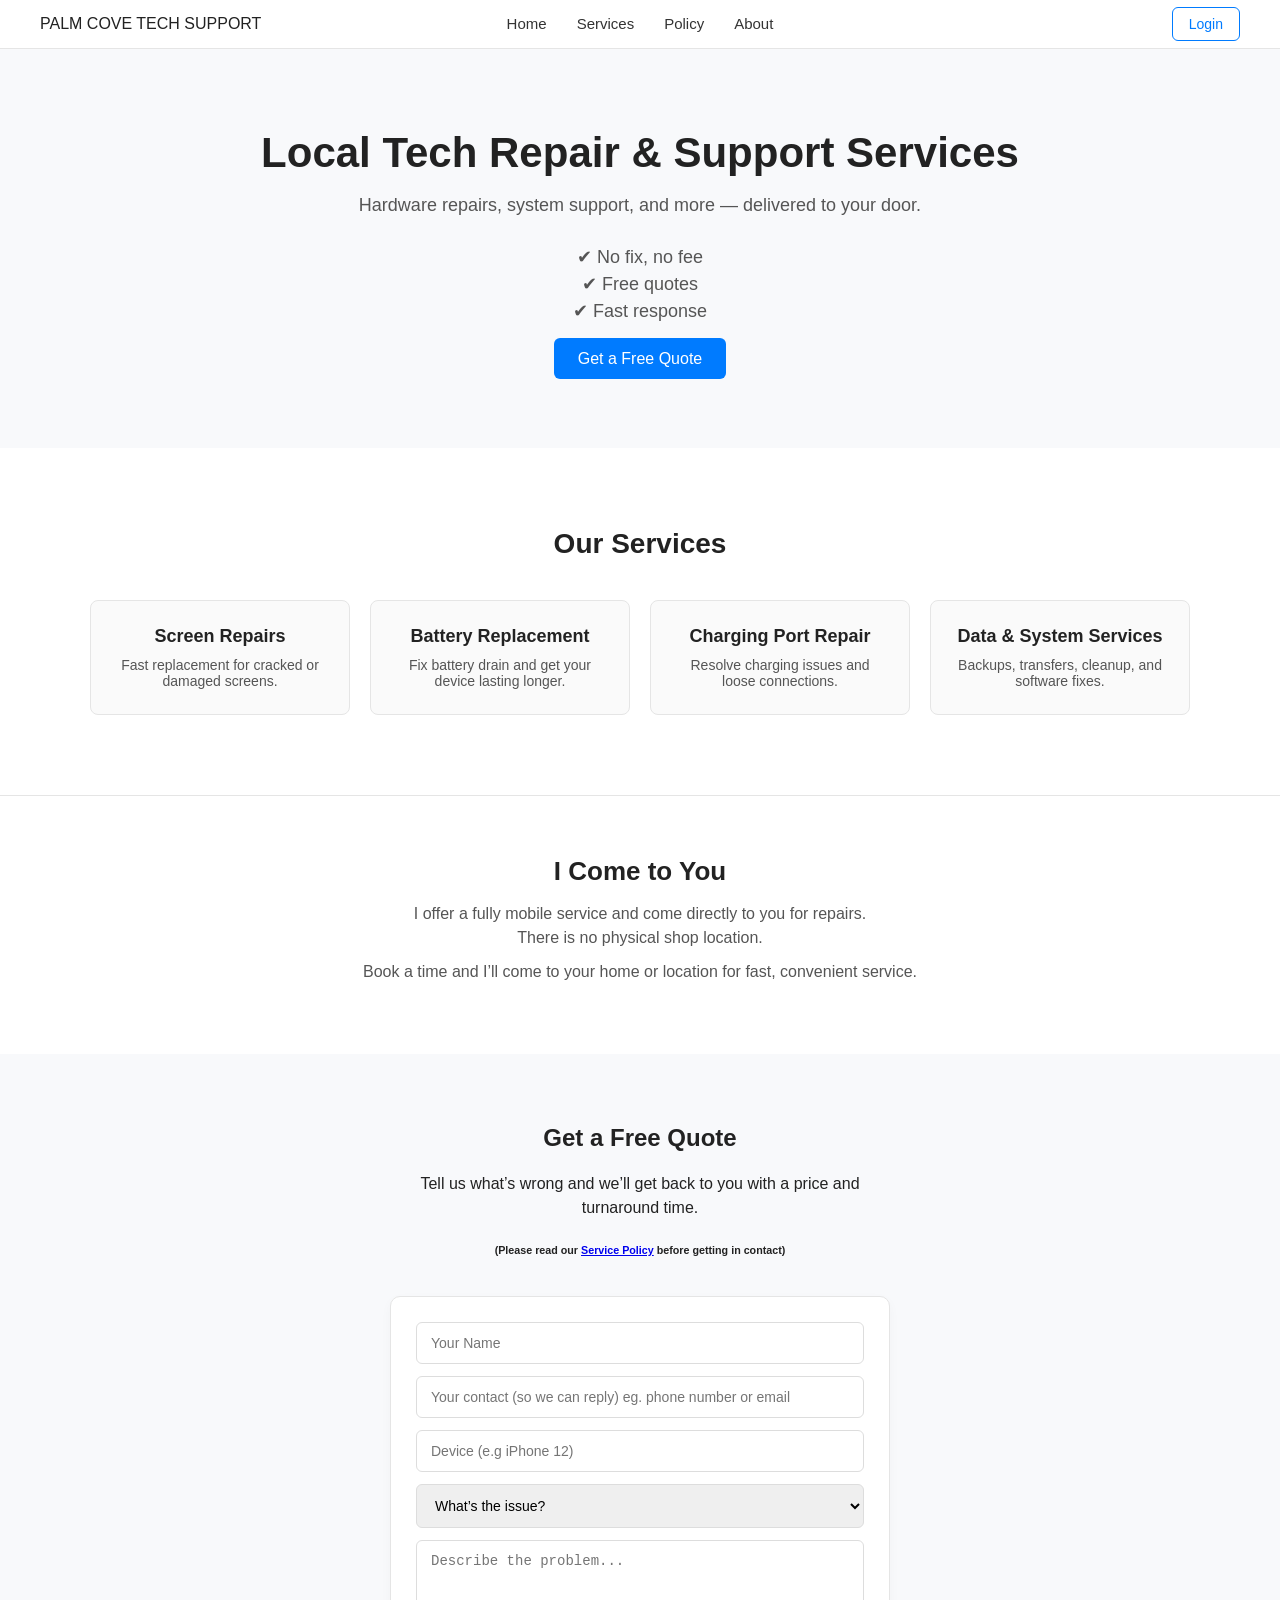
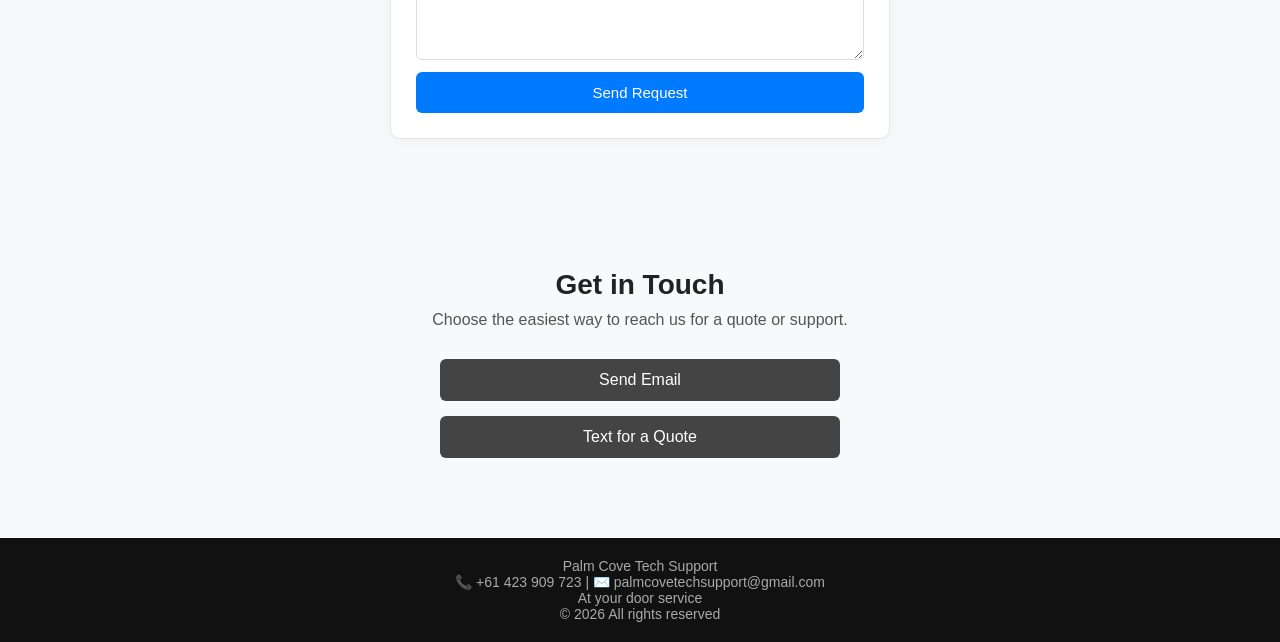
<file: index.html>
<!DOCTYPE html>
<html lang="en">
<head>
    <meta charset="UTF-8">
    <meta name="viewport" content="width=device-width, initial-scale=1.0">
    <title>Palm Cove Tech Support</title>
    <link rel="stylesheet" href="index.css">
    <link rel="icon" type="image/png" href="assets/palmtrees.png">
     
</head>

<script>
document.addEventListener("DOMContentLoaded", () => {
    const hamburger = document.querySelector(".hamburger");
    const navLinks = document.querySelector(".nav-links");
    const links = document.querySelectorAll(".nav-links a");

    hamburger.addEventListener("click", () => {
        navLinks.classList.toggle("active");
    });

    links.forEach(link => {
        link.addEventListener("click", () => {
            navLinks.classList.remove("active");
        });
    });
});
</script>

<body>
    <header class="navbar">
        <!-- Logo Section -->
        <div class="logo">
            PALM COVE TECH SUPPORT
        </div>

        <!-- Navigation Links -->
        <nav>
            <ul class="nav-links">
            <li><a href="#home">Home</a></li>
            <li><a href="#services">Services</a></li>
            <li><a href="policy.html">Policy</a></li>
            <li><a href="about.html">About</a></li>
            </ul>
        </nav>

        <div class="hamburger">
            <span></span>
            <span></span>
            <span></span>
        </div>

        <!-- Login Section -->
        <div class="auth-buttons">
            <a href="login.html" class="login-btn">Login</a>
        </div>
     </header>

    <main>
      <section class="hero">
        <div class="hero-content">
            <h1>Local Tech Repair & Support Services</h1>
            <p class="hero-subtext">
                Hardware repairs, system support, and more — delivered to your door.
            </p>
            <p class="hero-subtext" id="subtext">
                ✔ No fix, no fee<br>
                ✔ Free quotes<br>
                ✔ Fast response<br>
            </p>
            <a href="#quote" class="cta-btn">Get a Free Quote</a>
        </div>
    </section> 
    
    <section class="services" id="services">
        <h2>Our Services</h2>

        <div class="services-grid">
            <div class="service-card">
                <h3>Screen Repairs</h3>
                <p>Fast replacement for cracked or damaged screens.</p>
            </div>

            <div class="service-card">
                <h3>Battery Replacement</h3>
                <p>Fix battery drain and get your device lasting longer.</p>
            </div>

            <div class="service-card">
                <h3>Charging Port Repair</h3>
                <p>Resolve charging issues and loose connections.</p>
            </div>

            <div class="service-card">
                <h3>Data & System Services</h3>
                <p>Backups, transfers, cleanup, and software fixes.</p>
            </div>
        </div>
    </section>

    <section class="door-service">
        <h2>I Come to You</h2>
        <p>
            I offer a fully mobile service and come directly to you for repairs. <br>
            There is no physical shop location.
        </p>
        <p>
            Book a time and I’ll come to your home or location for fast, convenient service.
        </p>
    </section>

    <section class="quote" id="quote">

        <div class="quote-container">

            <h2>Get a Free Quote</h2>
            <p>Tell us what’s wrong and we’ll get back to you with a price and turnaround time.
                <br><br>
            </p>
            <h6>
                (Please read our 
                <a href="policy.html">Service Policy</a>
                before getting in contact)
            </h6>


            <form action="https://api.web3forms.com/submit" method="POST">

                <input type="hidden" name="access_key" value="c7519403-a223-46b6-b80e-9b8400c28f26">

                <input type="text" name="name" placeholder="Your Name" required>

                <input type="text" name="contact" placeholder="Your contact (so we can reply) eg. phone number or email" required>

                <input type="text" name="device" placeholder="Device (e.g iPhone 12)" required>

                <select name="issue" required>
                    <option value="">What’s the issue?</option>
                    <option value="Screen Damage">Screen Damage</option>
                    <option value="Battery Issue">Battery Issue</option>
                    <option value="Charging Problem">Charging Problem</option>
                    <option value="Software Issue">Software Issue</option>
                    <option value="Other">Other</option>
                </select>

                <textarea name="message" placeholder="Describe the problem..." required></textarea>

                <button type="submit">Send Request</button>

            </form>
        </div>
    </section>

    <section class="contact" id="contact">
    <h2>Get in Touch</h2>
    <p>Choose the easiest way to reach us for a quote or support.</p>

    <div class="contact-buttons">

        <!-- Email -->
        <a href="mailto:palmcovetechsupport@gmail.com" class="contact-btn email">
        Send Email
        </a>

       <!-- SMS -->
        <a href="sms:+61423909723" class="contact-btn sms">
            Text for a Quote
        </a>

        </div>
    </section>
    </main>

    <footer class="footer">
        <p>Palm Cove Tech Support</p>
        <p>📞 +61 423 909 723 | ✉️ palmcovetechsupport@gmail.com</p>
        <p>At your door service</p>
        <p>© 2026 All rights reserved</p>
    </footer>
</body>
</html>
</file>
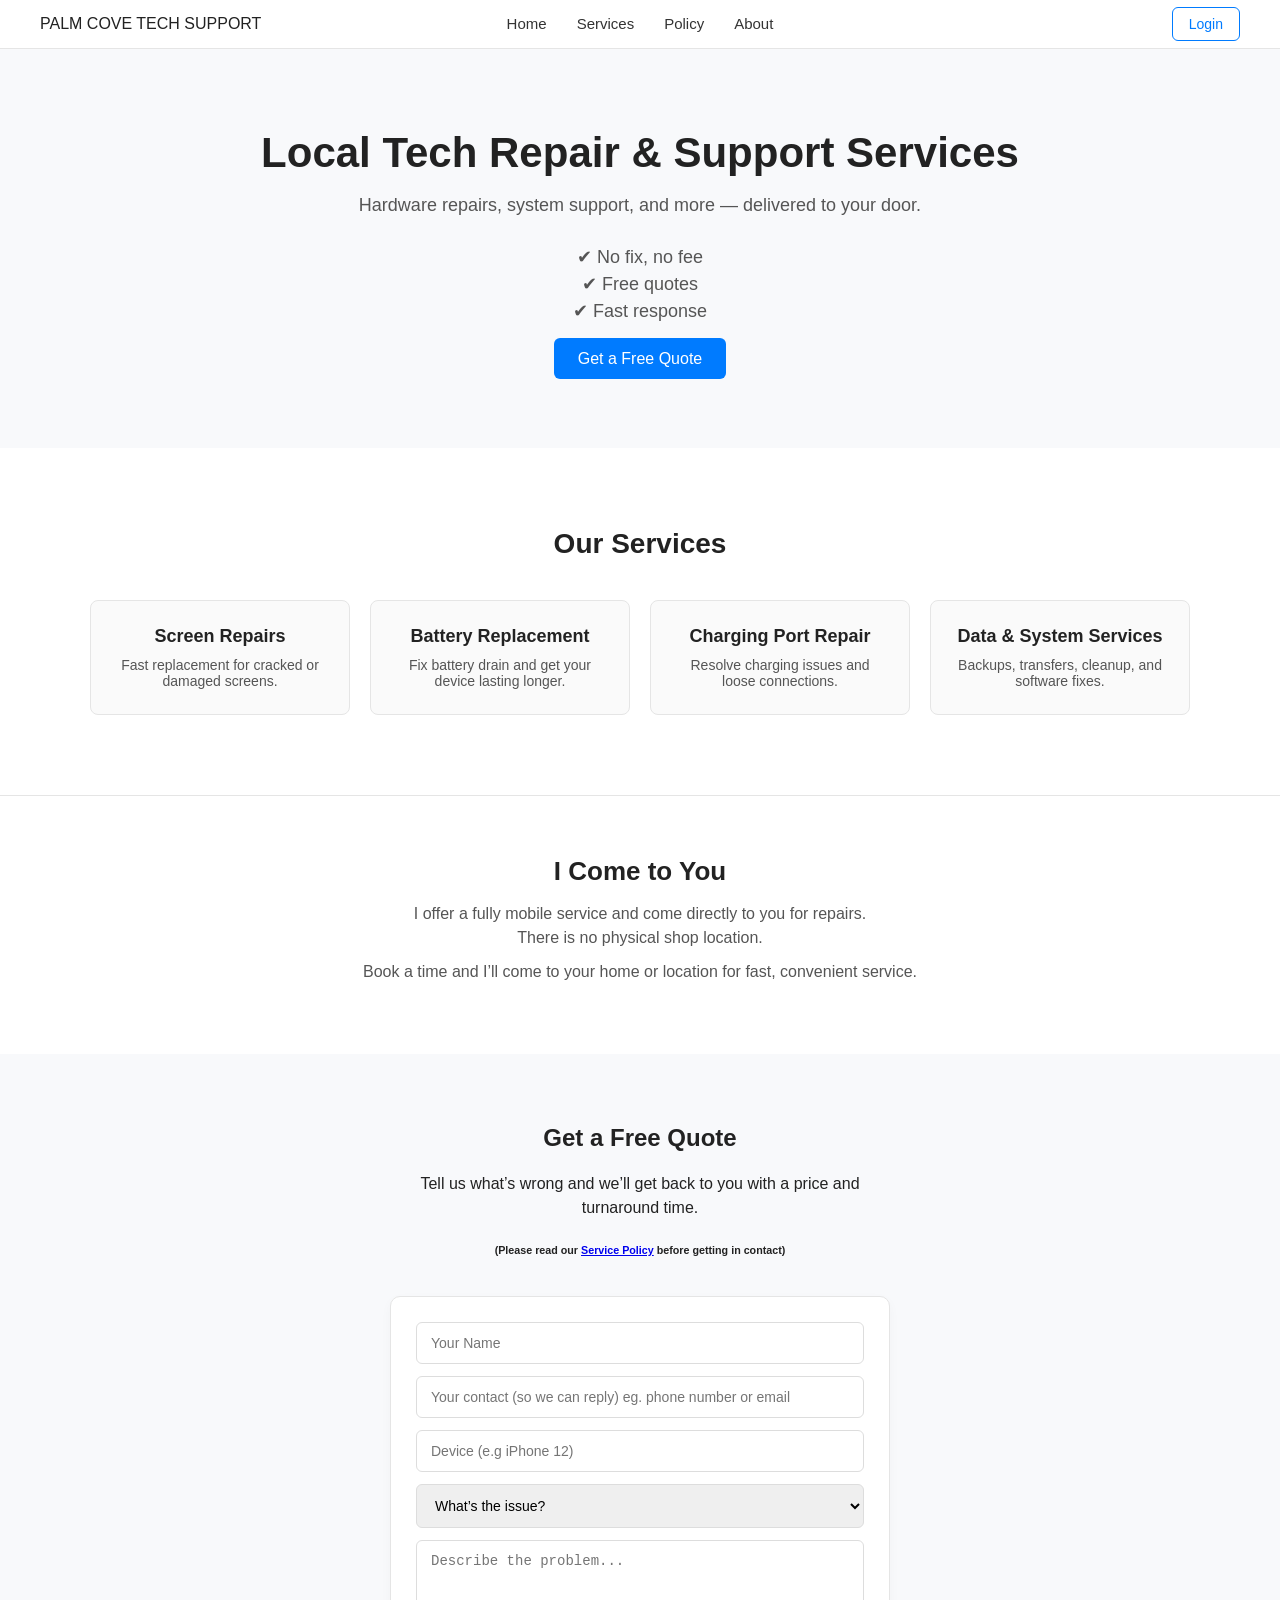
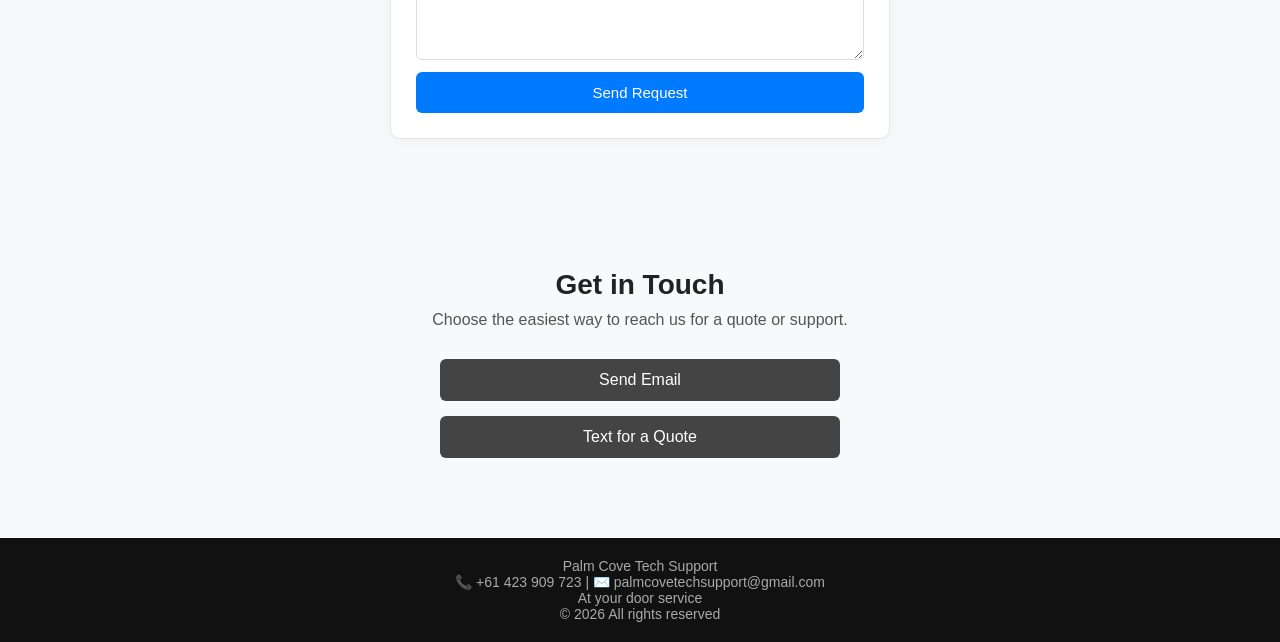
<file: repairshopsite/index.html>
<!DOCTYPE html>
<html lang="en">
<head>
    <meta charset="UTF-8">
    <meta name="viewport" content="width=device-width, initial-scale=1.0">
    <title>Palm Cove Tech Support</title>
     <link rel="stylesheet" href="index.css">
     
</head>

<script>
document.addEventListener("DOMContentLoaded", () => {
    const hamburger = document.querySelector(".hamburger");
    const navLinks = document.querySelector(".nav-links");
    const links = document.querySelectorAll(".nav-links a");

    hamburger.addEventListener("click", () => {
        navLinks.classList.toggle("active");
    });

    links.forEach(link => {
        link.addEventListener("click", () => {
            navLinks.classList.remove("active");
        });
    });
});
</script>

<body>
    <header class="navbar">
        <!-- Logo Section -->
        <div class="logo">
            PALM COVE TECH SUPPORT
        </div>

        <!-- Navigation Links -->
        <nav>
            <ul class="nav-links">
            <li><a href="#home">Home</a></li>
            <li><a href="#services">Services</a></li>
            <li><a href="policy.html">Policy</a></li>
            <li><a href="about.html">About</a></li>
            </ul>
        </nav>

        <div class="hamburger">
            <span></span>
            <span></span>
            <span></span>
        </div>

        <!-- Login Section -->
        <div class="auth-buttons">
            <a href="login.html" class="login-btn">Login</a>
        </div>
     </header>

    <main>
      <section class="hero">
        <div class="hero-content">
            <h1>Local Tech Repair & Support Services</h1>
            <p class="hero-subtext">
                Hardware repairs, system support, and more — delivered to your door.
            </p>
            <p class="hero-subtext" id="subtext">
                ✔ No fix, no fee<br>
                ✔ Free quotes<br>
                ✔ Fast response<br>
            </p>
            <a href="#quote" class="cta-btn">Get a Free Quote</a>
        </div>
    </section> 
    
    <section class="services" id="services">
        <h2>Our Services</h2>

        <div class="services-grid">
            <div class="service-card">
                <h3>Screen Repairs</h3>
                <p>Fast replacement for cracked or damaged screens.</p>
            </div>

            <div class="service-card">
                <h3>Battery Replacement</h3>
                <p>Fix battery drain and get your device lasting longer.</p>
            </div>

            <div class="service-card">
                <h3>Charging Port Repair</h3>
                <p>Resolve charging issues and loose connections.</p>
            </div>

            <div class="service-card">
                <h3>Data & System Services</h3>
                <p>Backups, transfers, cleanup, and software fixes.</p>
            </div>
        </div>
    </section>

    <section class="door-service">
        <h2>I Come to You</h2>
        <p>
            I offer a fully mobile service and come directly to you for repairs. <br>
            There is no physical shop location.
        </p>
        <p>
            Book a time and I’ll come to your home or location for fast, convenient service.
        </p>
    </section>

    <section class="quote" id="quote">

        <div class="quote-container">

            <h2>Get a Free Quote</h2>
            <p>Tell us what’s wrong and we’ll get back to you with a price and turnaround time.
                <br><br>
            </p>
            <h6>
                (Please read our 
                <a href="policy.html">Service Policy</a>
                before getting in contact)
            </h6>


            <form action="https://api.web3forms.com/submit" method="POST">

                <input type="hidden" name="access_key" value="c7519403-a223-46b6-b80e-9b8400c28f26">

                <input type="text" name="name" placeholder="Your Name" required>

                <input type="text" name="email" placeholder="Your contact (so we can reply) eg. phone number or email" required>

                <input type="text" name="device" placeholder="Device (e.g iPhone 12)" required>

                <select name="issue" required>
                    <option value="">What’s the issue?</option>
                    <option value="Screen Damage">Screen Damage</option>
                    <option value="Battery Issue">Battery Issue</option>
                    <option value="Charging Problem">Charging Problem</option>
                    <option value="Software Issue">Software Issue</option>
                    <option value="Other">Other</option>
                </select>

                <textarea name="message" placeholder="Describe the problem..." required></textarea>

                <button type="submit">Send Request</button>

            </form>
        </div>
    </section>

    <section class="contact" id="contact">
    <h2>Get in Touch</h2>
    <p>Choose the easiest way to reach us for a quote or support.</p>

    <div class="contact-buttons">

        <!-- Email -->
        <a href="mailto:palmcovetechsupport@gmail.com" class="contact-btn email">
        Send Email
        </a>

       <!-- SMS -->
        <a href="sms:+61423909723" class="contact-btn sms">
            Text for a Quote
        </a>

        </div>
    </section>
    </main>

    <footer class="footer">
        <p>Palm Cove Tech Support</p>
        <p>📞 +61 423 909 723 | ✉️ palmcovetechsupport@gmail.com</p>
        <p>At your door service</p>
        <p>© 2026 All rights reserved</p>
    </footer>
</body>
</html>
</file>
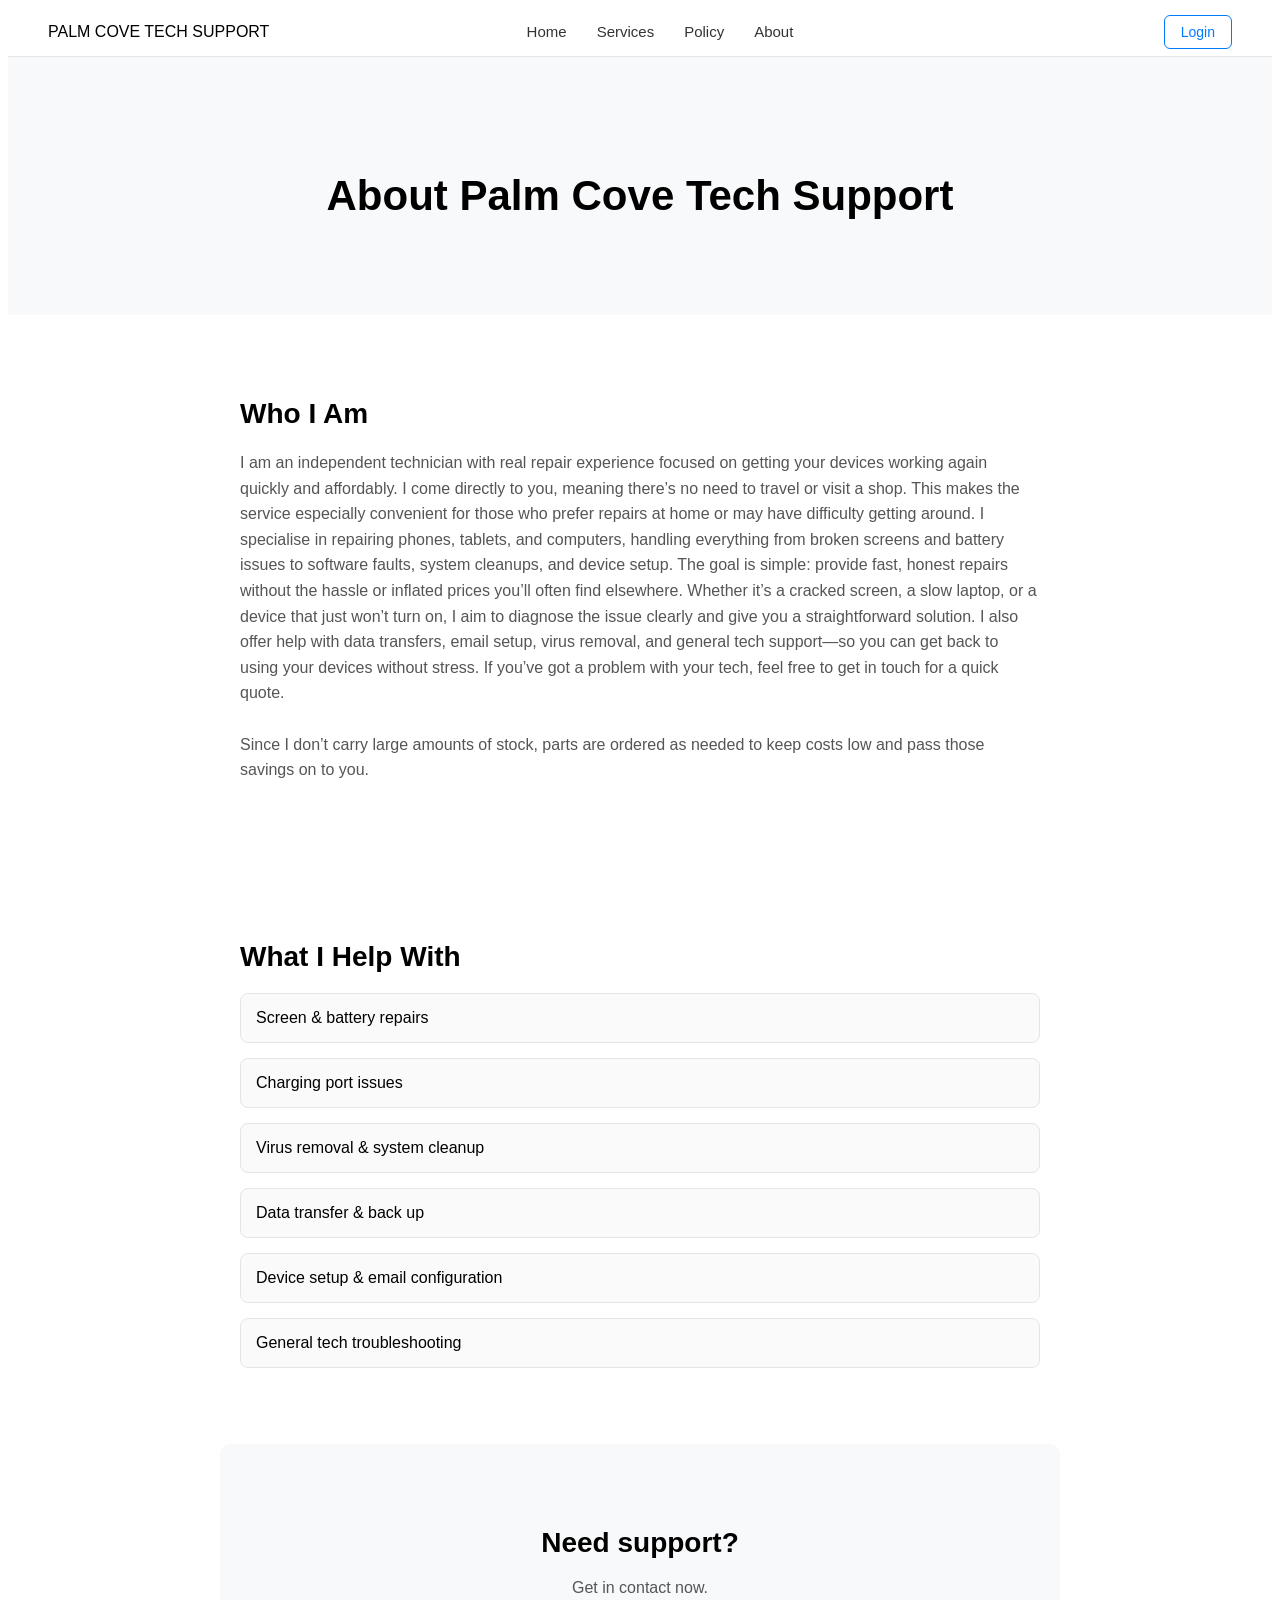
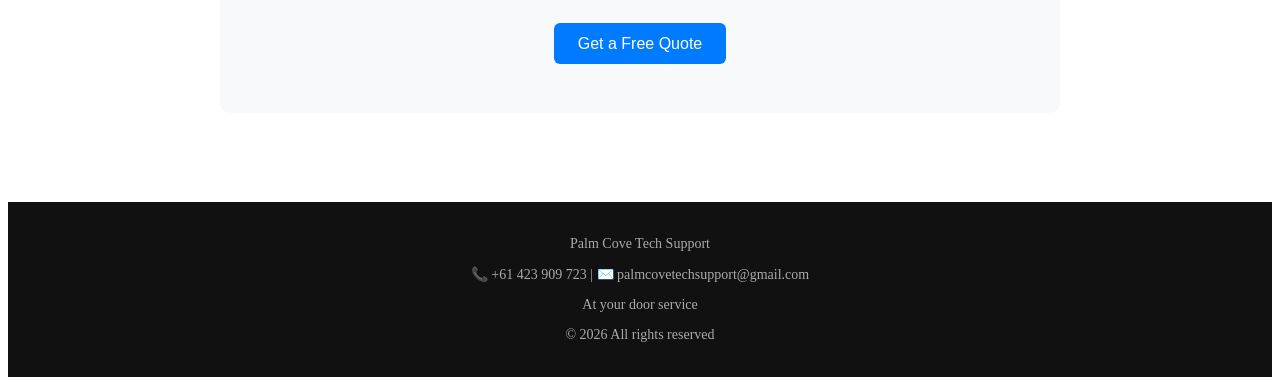
<file: about.html>
<!DOCTYPE html>
<html lang="en">
<head>
    <meta charset="UTF-8">
    <meta name="viewport" content="width=device-width, initial-scale=1.0">
    <title>About</title>
    <link rel="stylesheet" href="about.css">
</head>

<script>
document.addEventListener("DOMContentLoaded", () => {
    const hamburger = document.querySelector(".hamburger");
    const nav = document.querySelector("nav");

    hamburger.addEventListener("click", () => {
        nav.classList.toggle("active");
    });

    // optional: close menu when clicking a link
    document.querySelectorAll(".nav-links a").forEach(link => {
        link.addEventListener("click", () => {
            nav.classList.remove("active");
        });
    });
});
</script>


<body>
     <header class="navbar">
        <!-- Logo Section -->
        <div class="logo">
            PALM COVE TECH SUPPORT
        </div>

        <!-- Navigation Links -->
        <nav>
            <ul class="nav-links">
            <li><a href="index.html">Home</a></li>
            <li><a href="#services">Services</a></li>
            <li><a href="policy.html">Policy</a></li>
            <li><a href="about.html">About</a></li>
            </ul>
        </nav>

        <!-- Login Section -->
        <div class="auth-buttons">
            <a href="login.html" class="login-btn">Login</a>
        </div>

        <div class="hamburger" id="hamburger">
            <span></span>
            <span></span>
            <span></span>
        </div>
     </header>

     <main>

        <section class="about-hero">
            <h1>About Palm Cove Tech Support</h1>
        </section>

        <section class="about-content">
            <h2>Who I Am</h2>
            <p>
               I am an independent technician with real repair experience focused on getting your devices working again quickly and affordably.

I come directly to you, meaning there’s no need to travel or visit a shop. This makes the service especially convenient for those who prefer repairs at home or may have difficulty getting around.

I specialise in repairing phones, tablets, and computers, handling everything from broken screens and battery issues to software faults, system cleanups, and device setup.

The goal is simple: provide fast, honest repairs without the hassle or inflated prices you’ll often find elsewhere.

Whether it’s a cracked screen, a slow laptop, or a device that just won’t turn on, I aim to diagnose the issue clearly and give you a straightforward solution.

I also offer help with data transfers, email setup, virus removal, and general tech support—so you can get back to using your devices without stress.

If you’ve got a problem with your tech, feel free to get in touch for a quick quote.

                <br><br>

                Since I don’t carry large amounts of stock, parts are ordered as needed to keep costs low and pass those savings on to you.
            </p>
        </section>

        <section class="about-services" id="services">
            <h2>What I Help With</h2>
            <ul>
                <li>Screen & battery repairs</li>
                <li>Charging port issues</li>
                <li>Virus removal & system cleanup</li>
                <li>Data transfer & back up</li>
                <li>Device setup & email configuration</li>
                <li>General tech troubleshooting</li>
            </ul>
        </section>

        <section class="about-cta">
            <h2>Need support?</h2>
            <p>Get in contact now.</p>
            <br>

            <a href="index.html#quote" class="cta-btn">Get a Free Quote</a>
        </section>

    </main>

    <footer class="footer">
        <p>Palm Cove Tech Support</p>
        <p>📞 +61 423 909 723 | ✉️ palmcovetechsupport@gmail.com</p>
        <p>At your door service</p>
        <p>© 2026 All rights reserved</p>
    </footer>

</body>
</html>
</file>
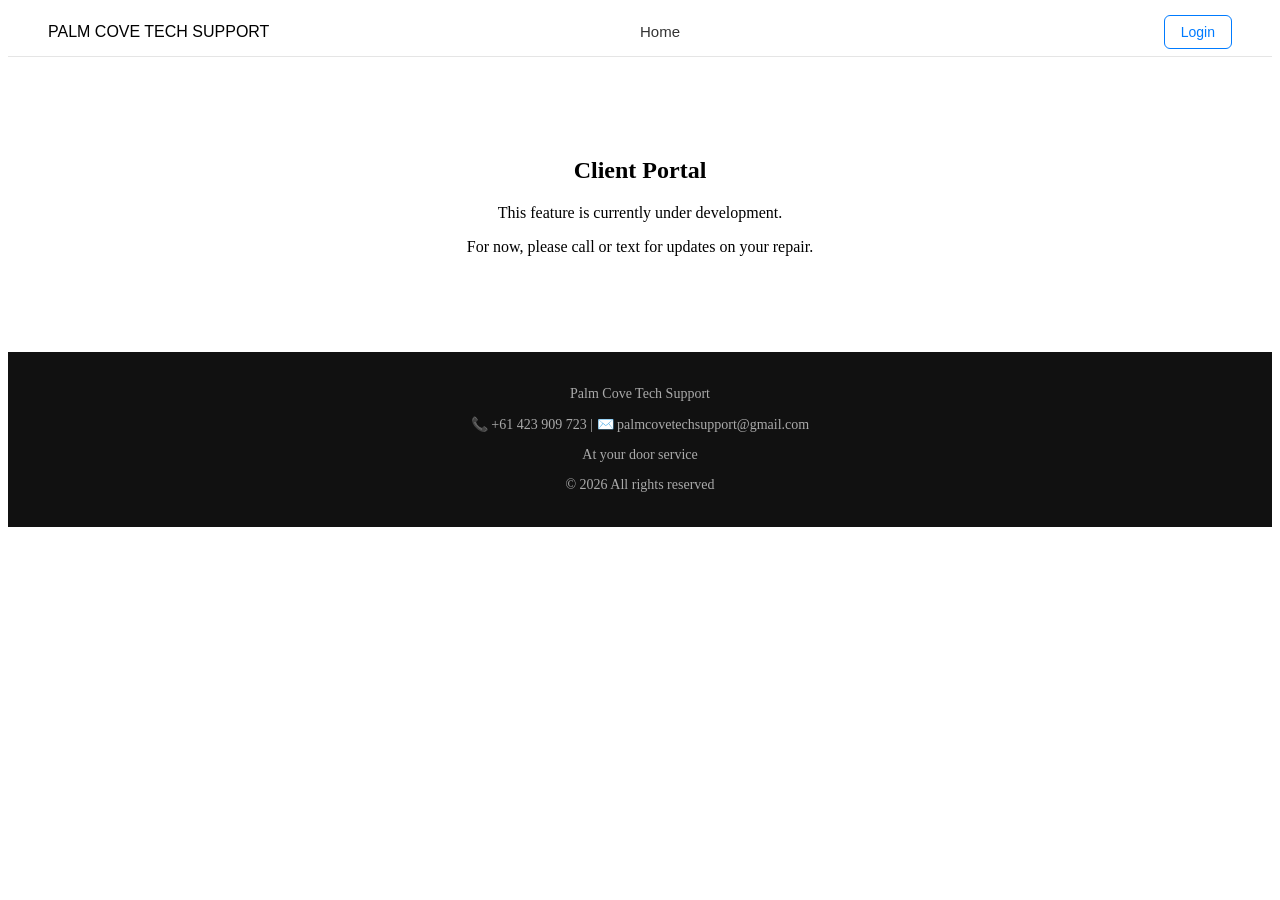
<file: login.html>
<!DOCTYPE html>
<html lang="en">
<head>
    <meta charset="UTF-8">
    <meta name="viewport" content="width=device-width, initial-scale=1.0">
    <title>Login account</title>
    <link rel="stylesheet" href="login.css">
</head>
<body>
    <header class="navbar">
        <!-- Logo Section -->
        <div class="logo">
            PALM COVE TECH SUPPORT
        </div>

        <!-- Navigation Links -->
        <nav>
            <ul class="nav-links">
            <li><a href="index.html">Home</a></li>
            </ul>
        </nav>

        <!-- Login Section -->
        <div class="auth-buttons">
            <a href="login.html" class="login-btn">Login</a>
        </div>

        <div class="hamburger" id="hamburger">
            <span></span>
            <span></span>
            <span></span>
        </div>
     </header>

    <section style="text-align:center; padding:80px 20px;">
    <h1>Client Portal</h1>
    <p>This feature is currently under development.</p>
    <p>For now, please call or text for updates on your repair.</p>
    </section>

    <footer class="footer">
        <p>Palm Cove Tech Support</p>
        <p>📞 +61 423 909 723 | ✉️ palmcovetechsupport@gmail.com</p>
        <p>At your door service</p>
        <p>© 2026 All rights reserved</p>
    </footer>
</body>
</html>
</file>
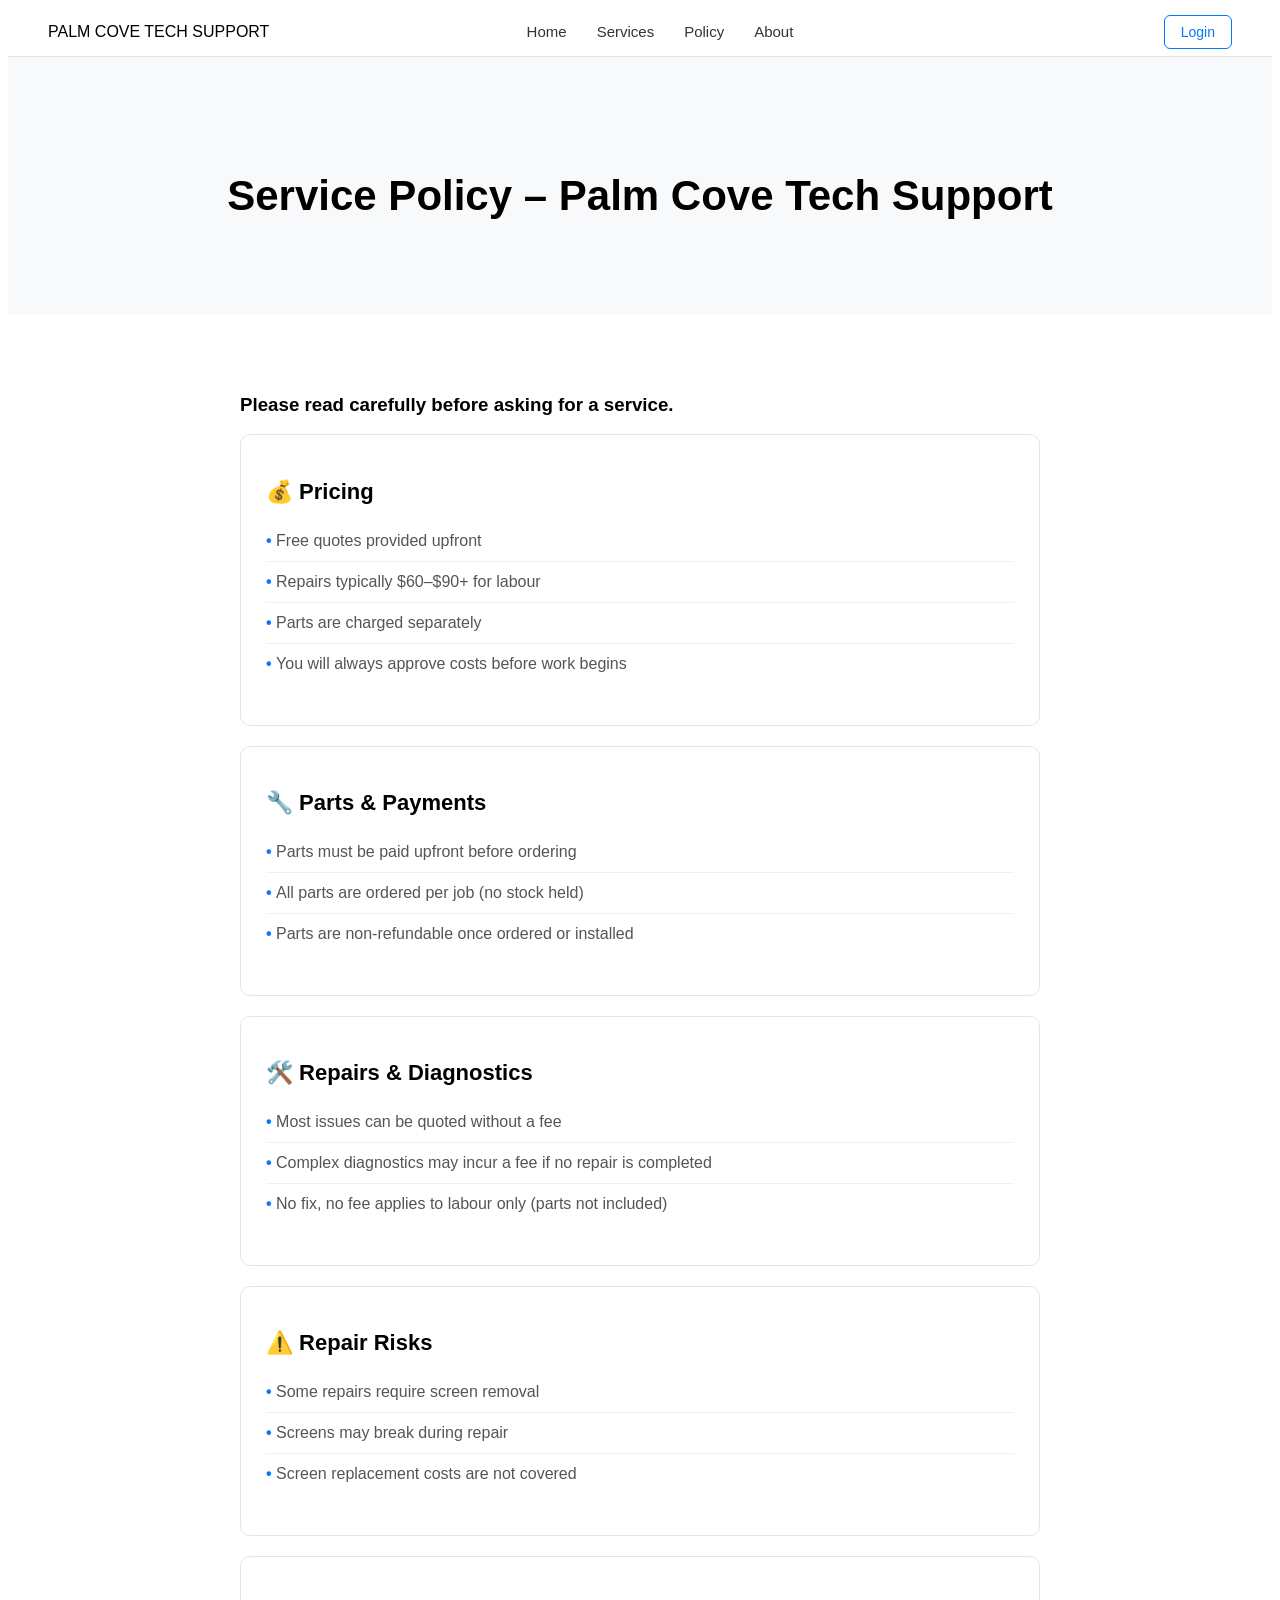
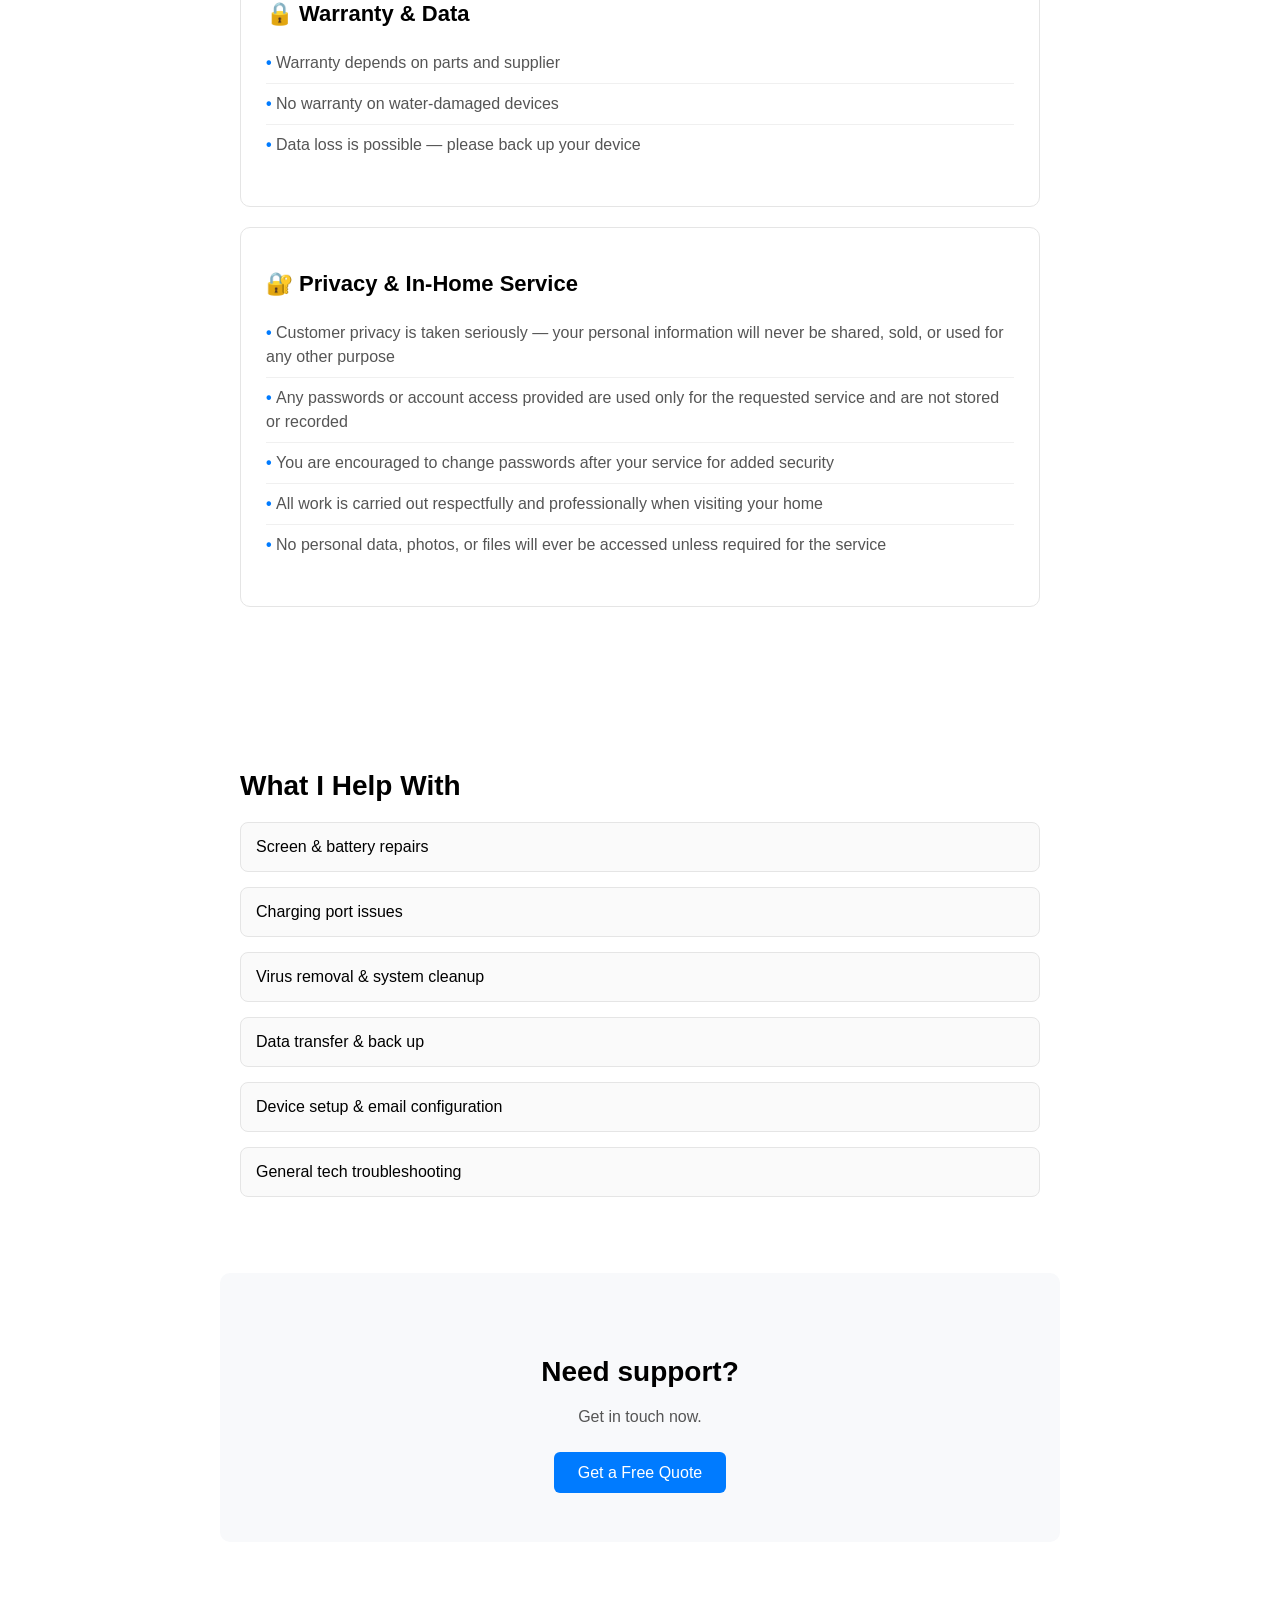
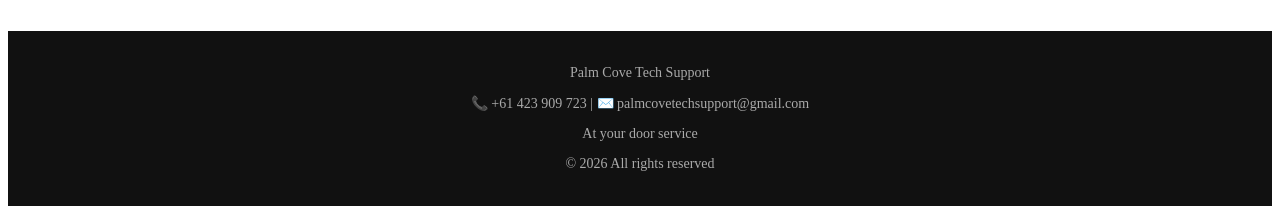
<file: policy.html>
<!DOCTYPE html>
<html lang="en">
<head>
    <meta charset="UTF-8">
    <meta name="viewport" content="width=device-width, initial-scale=1.0">
    <title>About</title>
    <link rel="stylesheet" href="about.css">
</head>

<script>
document.addEventListener("DOMContentLoaded", () => {
    const hamburger = document.querySelector(".hamburger");
    const nav = document.querySelector("nav");

    hamburger.addEventListener("click", () => {
        nav.classList.toggle("active");
    });

    // optional: close menu when clicking a link
    document.querySelectorAll(".nav-links a").forEach(link => {
        link.addEventListener("click", () => {
            nav.classList.remove("active");
        });
    });
});
</script>

<body>
     <header class="navbar">
        <!-- Logo Section -->
        <div class="logo">
            PALM COVE TECH SUPPORT
        </div>

        <!-- Navigation Links -->
        <nav>
            <ul class="nav-links">
            <li><a href="index.html">Home</a></li>
            <li><a href="#services">Services</a></li>
            <li><a href="policy.html">Policy</a></li>
            <li><a href="about.html">About</a></li>
            </ul>
        </nav>

        <!-- Login Section -->
        <div class="auth-buttons">
            <a href="login.html" class="login-btn">Login</a>
        </div>

        <div class="hamburger" id="hamburger">
            <span></span>
            <span></span>
            <span></span>
        </div>
     </header>

     <main>
        
        <section class="about-hero">
            <h1>Service Policy – Palm Cove Tech Support</h1>
        </section>


        <section class="policy-container">

             <h3>Please read carefully before asking for a service.</h3>

            <div class="policy-section">
                <h2>💰 Pricing</h2>
                <ul>
                    <li>Free quotes provided upfront</li>
                    <li>Repairs typically $60–$90+ for labour</li>
                    <li>Parts are charged separately</li>
                    <li>You will always approve costs before work begins</li>
                </ul>
            </div>

            <div class="policy-section">
                <h2>🔧 Parts & Payments</h2>
                <ul>
                    <li>Parts must be paid upfront before ordering</li>
                    <li>All parts are ordered per job (no stock held)</li>
                    <li>Parts are non-refundable once ordered or installed</li>
                </ul>
            </div>

            <div class="policy-section">
                <h2>🛠️ Repairs & Diagnostics</h2>
                <ul>
                    <li>Most issues can be quoted without a fee</li>
                    <li>Complex diagnostics may incur a fee if no repair is completed</li>
                    <li>No fix, no fee applies to labour only (parts not included)</li>
                </ul>
            </div>

            <div class="policy-section">
                <h2>⚠️ Repair Risks</h2>
                <ul>
                    <li>Some repairs require screen removal</li>
                    <li>Screens may break during repair</li>
                    <li>Screen replacement costs are not covered</li>
                </ul>
            </div>

            <div class="policy-section">
                <h2>🔒 Warranty & Data</h2>
                <ul>
                    <li>Warranty depends on parts and supplier</li>
                    <li>No warranty on water-damaged devices</li>
                    <li>Data loss is possible — please back up your device</li>
                </ul>
            </div>

            <div class="policy-section">
                <h2>🔐 Privacy & In-Home Service</h2>
                <ul>
                    <li>Customer privacy is taken seriously — your personal information will never be shared, sold, or used for any other purpose</li>
                    <li>Any passwords or account access provided are used only for the requested service and are not stored or recorded</li>
                    <li>You are encouraged to change passwords after your service for added security</li>
                    <li>All work is carried out respectfully and professionally when visiting your home</li>
                    <li>No personal data, photos, or files will ever be accessed unless required for the service</li>
                </ul>
            </div>

        </section>
        <section class="about-services" id="services">
            <h2>What I Help With</h2>
            <ul>
                <li>Screen & battery repairs</li>
                <li>Charging port issues</li>
                <li>Virus removal & system cleanup</li>
                <li>Data transfer & back up</li>
                <li>Device setup & email configuration</li>
                <li>General tech troubleshooting</li>
            </ul>
        </section>

        <section class="about-cta">
            <h2>Need support?</h2>
            
            <p>Get in touch now.</p>
            <br>

            <a href="index.html#quote" class="cta-btn">Get a Free Quote</a>

        </section>

    </main>

    <footer class="footer">
        <p>Palm Cove Tech Support</p>
        <p>📞 +61 423 909 723 | ✉️ palmcovetechsupport@gmail.com</p>
        <p>At your door service</p>
        <p>© 2026 All rights reserved</p>
    </footer>

</body>
</html>
</file>
<file: index.css>
/* Reset some default browser styles */
* {
    margin: 0;
    padding: 0;
    box-sizing: border-box;
}

/* Body styling */
body {
    font-family: Arial, Helvetica, sans-serif;
    background-color: #f8f9fb;
    color: #222;
    overflow-x: hidden;
}

/* Navbar container */
nav {
    justify-self: center;
    position: static;
    transform: none;
}

.navbar {
    display: grid;
    grid-template-columns: 1fr auto 1fr;
    align-items: center;
    padding: 15px 40px;
    background-color: #ffffff;
    border-bottom: 1px solid #e5e5e5;
}

/* Logo */
.logo {
    font-family:'Lucida Sans', 'Lucida Sans Regular', 'Lucida Grande', 'Lucida Sans Unicode', Geneva, Verdana, sans-serif;
    justify-self: start;
}

/* Navigation links */
.nav-links {
    list-style: none;
    display: flex;
    gap: 30px;
    display: flex;
}

.nav-links a {
    text-decoration: none;
    color: #333;
    font-size: 15px;
    font-weight: 500;
    transition: color 0.2s ease;
}

.nav-links a:hover {
    color: #007bff;
}

/* Login button */

.auth-buttons {
    justify-self: end;
}
.auth-buttons .login-btn {
    font-family: Arial, Helvetica, sans-serif;
    text-decoration: none;
    padding: 8px 16px;
    border: 1px solid #007bff;
    border-radius: 6px;
    color: #007bff;
    font-size: 14px;
    transition: all 0.2s ease;
}

.auth-buttons .login-btn:hover {
    background-color: #007bff;
    color: #fff;
}

.hero {
    padding: 80px 40px;
    text-align: center;
    background-color: #f8f9fb;
}

.hero-subtext {
    line-height: 1.5em;
}

.hero h1 {
    font-size: 36px;
    margin-bottom: 15px;
}

.hero p {
    font-size: 18px;
    color: #555;
    margin-bottom: 25px;
}

.cta-btn {
    text-decoration: none;
    padding: 12px 24px;
    background-color: #007bff;
    color: #fff;
    border-radius: 6px;
    font-weight: 500;
    transition: 0.2s ease;
}

.cta-btn:hover {
    background-color: #0056b3;
}
.hero h1 {
    font-size: 42px;
    font-weight: 600;
}
.services {
    padding: 80px 20px;
    text-align: center;
    background-color: #ffffff;
}

.services h2 {
    font-size: 28px;
    margin-bottom: 40px;
}

.services-grid {
    display: grid;
    grid-template-columns: repeat(auto-fit, minmax(220px, 1fr));
    gap: 20px;
    max-width: 1100px;
    margin: 0 auto;
}

.service-card {
    padding: 25px;
    border: 1px solid #e5e5e5;
    border-radius: 8px;
    background-color: #fafafa;
    transition: 0.2s ease;
}

.service-card:hover {
    transform: translateY(-5px);
    box-shadow: 0 5px 15px rgba(0,0,0,0.05);
}

.service-card h3 {
    margin-bottom: 10px;
    font-size: 18px;
}

.service-card p {
    font-size: 14px;
    color: #555;
}

.door-service {
    padding: 60px 20px;
    text-align: center;
    background-color: #ffffff;
    border-top: 1px solid #e5e5e5;
}

.door-service h2 {
    font-size: 26px;
    margin-bottom: 15px;
}

.door-service p {
    color: #555;
    font-size: 16px;
    max-width: 600px;
    margin: 0 auto 10px;
    line-height: 1.5;
}

.quote-container {
    max-width: 500px;
    margin: 50px auto;
    text-align: center;
}

.quote-container h2 {
    padding:20px;
}

.quote-container p {
    line-height: 1.5em;
}

.contact {
    padding: 80px 20px;
    text-align: center;
    background-color: #f8f9fb;
}

.contact h2 {
    font-size: 28px;
    margin-bottom: 10px;
}

.contact p {
    color: #555;
    margin-bottom: 30px;
}

.contact-buttons {
    display: flex;
    flex-direction: column;
    gap: 15px;
    max-width: 400px;
    margin: 0 auto;
}

.contact-btn {
    text-decoration: none;
    padding: 12px 18px;
    border-radius: 6px;
    font-weight: 500;
    color: #fff;
    transition: 0.2s ease;
}


/* Email */
.email {
    background-color: #444;
}

/* SMS */
.sms {
    background-color: #444;
}

.contact-btn:hover {
    opacity: 0.9;
    transform: translateY(-2px);
}
form {
    max-width: 500px;
    margin: 40px auto;
    padding: 25px;
    background-color: #ffffff;
    border: 1px solid #e5e5e5;
    border-radius: 10px;
    display: flex;
    flex-direction: column;
    gap: 12px;
}

/* Inputs, select, textarea */
form input,
form select,
form textarea {
    width: 100%;
    padding: 12px 14px;
    font-size: 14px;
    border: 1px solid #ddd;
    border-radius: 6px;
    outline: none;
    transition: border 0.2s ease, box-shadow 0.2s ease;
}

/* Focus state (important for UX) */
form input:focus,
form select:focus,
form textarea:focus {
    border-color: #007bff;
    box-shadow: 0 0 0 3px rgba(0, 123, 255, 0.1);
}

/* Textarea sizing */
form textarea {
    resize: vertical;
    min-height: 120px;
}

/* Button */
form button {
    padding: 12px;
    background-color: #007bff;
    color: #fff;
    font-size: 15px;
    font-weight: 500;
    border: none;
    border-radius: 6px;
    cursor: pointer;
    transition: 0.2s ease;
}

form button:hover {
    background-color: #0056b3;
    transform: translateY(-1px);
}

/* Optional: subtle shadow on form */
form {
    box-shadow: 0 4px 12px rgba(0, 0, 0, 0.03);
}

.hamburger {
    display: none;
    flex-direction: column;
    gap: 5px;
    cursor: pointer;
}

.hamburger span {
    width: 25px;
    height: 2px;
    background: #333;
}

@media (max-width: 768px) {



    .navbar {
        display: flex;
        justify-content: space-between;
    }

    nav {
        justify-self: auto;
    }


    .hamburger {
        display: flex;
    }

    .auth-buttons {
        display: none;
    }

    /* MOBILE MENU */
    .nav-links {
        display: none;
        position: absolute;
        top: 70px;
        left: 0;
        width: 100%;
        background: #ffffff;
        flex-direction: column;
        align-items: center;
        padding: 20px 0;
        gap: 20px;
        border-bottom: 1px solid #e5e5e5;
        z-index: 999;
    }

    .nav-links.active {
        display: flex;
    }

    .nav-links li {
        width: 100%;
        text-align: center;
    }

    .nav-links a {
        display: block;
        padding: 10px 0;
        width: 100%;
    }
}
.footer {
    text-align: center;
    padding: 20px;
    font-size: 14px;
    color: #aaa;
    background-color: #111;
}
</file>
<file: repairshopsite/index.css>
/* Reset some default browser styles */
* {
    margin: 0;
    padding: 0;
    box-sizing: border-box;
}

/* Body styling */
body {
    font-family: Arial, Helvetica, sans-serif;
    background-color: #f8f9fb;
    color: #222;
    overflow-x: hidden;
}

/* Navbar container */
nav {
    justify-self: center;
    position: static;
    transform: none;
}

.navbar {
    display: grid;
    grid-template-columns: 1fr auto 1fr;
    align-items: center;
    padding: 15px 40px;
    background-color: #ffffff;
    border-bottom: 1px solid #e5e5e5;
}

/* Logo */
.logo {
    font-family:'Lucida Sans', 'Lucida Sans Regular', 'Lucida Grande', 'Lucida Sans Unicode', Geneva, Verdana, sans-serif;
    justify-self: start;
}

/* Navigation links */
.nav-links {
    list-style: none;
    display: flex;
    gap: 30px;
    display: flex;
}

.nav-links a {
    text-decoration: none;
    color: #333;
    font-size: 15px;
    font-weight: 500;
    transition: color 0.2s ease;
}

.nav-links a:hover {
    color: #007bff;
}

/* Login button */

.auth-buttons {
    justify-self: end;
}
.auth-buttons .login-btn {
    font-family: Arial, Helvetica, sans-serif;
    text-decoration: none;
    padding: 8px 16px;
    border: 1px solid #007bff;
    border-radius: 6px;
    color: #007bff;
    font-size: 14px;
    transition: all 0.2s ease;
}

.auth-buttons .login-btn:hover {
    background-color: #007bff;
    color: #fff;
}

.hero {
    padding: 80px 40px;
    text-align: center;
    background-color: #f8f9fb;
}

.hero-subtext {
    line-height: 1.5em;
}

.hero h1 {
    font-size: 36px;
    margin-bottom: 15px;
}

.hero p {
    font-size: 18px;
    color: #555;
    margin-bottom: 25px;
}

.cta-btn {
    text-decoration: none;
    padding: 12px 24px;
    background-color: #007bff;
    color: #fff;
    border-radius: 6px;
    font-weight: 500;
    transition: 0.2s ease;
}

.cta-btn:hover {
    background-color: #0056b3;
}
.hero h1 {
    font-size: 42px;
    font-weight: 600;
}
.services {
    padding: 80px 20px;
    text-align: center;
    background-color: #ffffff;
}

.services h2 {
    font-size: 28px;
    margin-bottom: 40px;
}

.services-grid {
    display: grid;
    grid-template-columns: repeat(auto-fit, minmax(220px, 1fr));
    gap: 20px;
    max-width: 1100px;
    margin: 0 auto;
}

.service-card {
    padding: 25px;
    border: 1px solid #e5e5e5;
    border-radius: 8px;
    background-color: #fafafa;
    transition: 0.2s ease;
}

.service-card:hover {
    transform: translateY(-5px);
    box-shadow: 0 5px 15px rgba(0,0,0,0.05);
}

.service-card h3 {
    margin-bottom: 10px;
    font-size: 18px;
}

.service-card p {
    font-size: 14px;
    color: #555;
}

.door-service {
    padding: 60px 20px;
    text-align: center;
    background-color: #ffffff;
    border-top: 1px solid #e5e5e5;
}

.door-service h2 {
    font-size: 26px;
    margin-bottom: 15px;
}

.door-service p {
    color: #555;
    font-size: 16px;
    max-width: 600px;
    margin: 0 auto 10px;
    line-height: 1.5;
}

.quote-container {
    max-width: 500px;
    margin: 50px auto;
    text-align: center;
}

.quote-container h2 {
    padding:20px;
}

.quote-container p {
    line-height: 1.5em;
}

.contact {
    padding: 80px 20px;
    text-align: center;
    background-color: #f8f9fb;
}

.contact h2 {
    font-size: 28px;
    margin-bottom: 10px;
}

.contact p {
    color: #555;
    margin-bottom: 30px;
}

.contact-buttons {
    display: flex;
    flex-direction: column;
    gap: 15px;
    max-width: 400px;
    margin: 0 auto;
}

.contact-btn {
    text-decoration: none;
    padding: 12px 18px;
    border-radius: 6px;
    font-weight: 500;
    color: #fff;
    transition: 0.2s ease;
}


/* Email */
.email {
    background-color: #444;
}

/* SMS */
.sms {
    background-color: #444;
}

.contact-btn:hover {
    opacity: 0.9;
    transform: translateY(-2px);
}
form {
    max-width: 500px;
    margin: 40px auto;
    padding: 25px;
    background-color: #ffffff;
    border: 1px solid #e5e5e5;
    border-radius: 10px;
    display: flex;
    flex-direction: column;
    gap: 12px;
}

/* Inputs, select, textarea */
form input,
form select,
form textarea {
    width: 100%;
    padding: 12px 14px;
    font-size: 14px;
    border: 1px solid #ddd;
    border-radius: 6px;
    outline: none;
    transition: border 0.2s ease, box-shadow 0.2s ease;
}

/* Focus state (important for UX) */
form input:focus,
form select:focus,
form textarea:focus {
    border-color: #007bff;
    box-shadow: 0 0 0 3px rgba(0, 123, 255, 0.1);
}

/* Textarea sizing */
form textarea {
    resize: vertical;
    min-height: 120px;
}

/* Button */
form button {
    padding: 12px;
    background-color: #007bff;
    color: #fff;
    font-size: 15px;
    font-weight: 500;
    border: none;
    border-radius: 6px;
    cursor: pointer;
    transition: 0.2s ease;
}

form button:hover {
    background-color: #0056b3;
    transform: translateY(-1px);
}

/* Optional: subtle shadow on form */
form {
    box-shadow: 0 4px 12px rgba(0, 0, 0, 0.03);
}

.hamburger {
    display: none;
    flex-direction: column;
    gap: 5px;
    cursor: pointer;
}

.hamburger span {
    width: 25px;
    height: 2px;
    background: #333;
}

@media (max-width: 768px) {



    .navbar {
        display: flex;
        justify-content: space-between;
    }

    nav {
        justify-self: auto;
    }


    .hamburger {
        display: flex;
    }

    .auth-buttons {
        display: none;
    }

    /* MOBILE MENU */
    .nav-links {
        display: none;
        position: absolute;
        top: 70px;
        left: 0;
        width: 100%;
        background: #ffffff;
        flex-direction: column;
        align-items: center;
        padding: 20px 0;
        gap: 20px;
        border-bottom: 1px solid #e5e5e5;
        z-index: 999;
    }

    .nav-links.active {
        display: flex;
    }

    .nav-links li {
        width: 100%;
        text-align: center;
    }

    .nav-links a {
        display: block;
        padding: 10px 0;
        width: 100%;
    }
}
.footer {
    text-align: center;
    padding: 20px;
    font-size: 14px;
    color: #aaa;
    background-color: #111;
}
</file>
<file: about.css>
/* Navbar container */
.navbar {
    display: flex;
    position: relative;
    justify-content: space-between;
    align-items: center;
    padding: 15px 40px;
    background-color: #ffffff;
    border-bottom: 1px solid #e5e5e5;
}

nav {
    position: absolute;
    left: 50%;
    transform: translateX(-50%);
    
    font-family: Arial, Helvetica, sans-serif;
}
/* Logo */
.logo {
    font-family:'Lucida Sans', 'Lucida Sans Regular', 'Lucida Grande', 'Lucida Sans Unicode', Geneva, Verdana, sans-serif;
}

/* Navigation links */
.nav-links {
    list-style: none;
    display: flex;
    gap: 30px;
    display: flex;
}

.nav-links a {
    text-decoration: none;
    color: #333;
    font-size: 15px;
    font-weight: 500;
    transition: color 0.2s ease;
}

.nav-links a:hover {
    color: #007bff;
}

/* Login button */
.auth-buttons .login-btn {
    font-family: Arial, Helvetica, sans-serif;
    text-decoration: none;
    padding: 8px 16px;
    border: 1px solid #007bff;
    border-radius: 6px;
    color: #007bff;
    font-size: 14px;
    transition: all 0.2s ease;
}

.auth-buttons .login-btn:hover {
    background-color: #007bff;
    color: #fff;
}

/* About Hero (match .hero style) */
.about-hero {
    padding: 80px 40px;
    text-align: center;
    background-color: #f8f9fb;
}

.about-hero h1 {
    font-size: 42px;
    font-weight: 600;
    margin-bottom: 15px;
}

.about-hero p {
    font-size: 18px;
    color: #555;
}


.cta-btn {
    text-decoration: none;
    padding: 12px 24px;
    background-color: #007bff;
    color: #fff;
    border-radius: 6px;
    font-weight: 500;
    transition: 0.2s ease;
}

.cta-btn:hover {
    background-color: #0056b3;
}

/* Shared section styling (match spacing from .services / .contact) */
.about-content,
.about-services,
.about-cta {
    max-width: 800px;
    margin: 0 auto;
    padding: 60px 20px;
}


/* Headings */
.about-content h2,
.about-services h2,
.about-cta h2 {
    font-size: 28px;
    margin-bottom: 20px;
}


/* Paragraphs */
.about-content p {
    color: #555;
    line-height: 1.6;
    margin-bottom: 15px;
}


/* Services list styled like cards */
.about-services ul {
    list-style: none;
    padding: 0;
    display: grid;
    gap: 15px;
}

.about-services li {
    padding: 15px;
    border: 1px solid #e5e5e5;
    border-radius: 8px;
    background-color: #fafafa;
    transition: 0.2s ease;
}

.about-services li:hover {
    transform: translateY(-3px);
    box-shadow: 0 5px 15px rgba(0,0,0,0.05);
}


/* CTA section (match contact section vibe) */
.about-cta {
    text-align: center;
    background-color: #f8f9fb;
    border-radius: 10px;
    margin-bottom: 7%;
}

.about-cta p {
    color: #555;
    margin-bottom: 20px;
}

.hamburger {
    display: none;
    flex-direction: column;
    gap: 5px;
    cursor: pointer;
}

.hamburger span {
    width: 25px;
    height: 2px;
    background: #333;
}

main {
    
    font-family: Arial, Helvetica, sans-serif;
}

/* MOBILE */
@media (max-width: 768px) {

    /* show hamburger */
    .hamburger {
        display: flex;
    }

    /* hide login button (optional, cleaner mobile UI) */
    .auth-buttons {
        display: none;
    }

    /* hide nav by default */
   nav {
    position: absolute;
    top: 70px;
    left: 0;
    right: 0;
    transform: none; /* IMPORTANT: cancels desktop centering */
    width: 100%;
    background: white;
    border-bottom: 1px solid #e5e5e5;
    display: none;
    z-index: 999;
}

    nav.active {
        display: block;
    }

    .nav-links {
        flex-direction: column;
        align-items: center;
        padding: 20px 0;
        gap: 20px;
    }

    /* fix spacing */
    .navbar {
        padding: 15px 20px;
    }

    /* hero readability */
    .hero {
        padding: 60px 20px;
    }

    .hero h1 {
        font-size: 28px;
    }

    .hero p {
        font-size: 16px;
    }

    #subtext {
        margin: 50px;

    }

    /* services stack */
    .services-grid {
        grid-template-columns: 1fr;
    }

    /* form spacing */
    form {
        margin: 20px;
    }

    /* contact buttons spacing fix */
    .contact-buttons {
        width: 100%;
    }
}
.footer {
    text-align: center;
    padding: 20px;
    font-size: 14px;
    color: #aaa;
    background-color: #111;
}

/* Policy page container */
.policy-container {
    max-width: 800px;
    margin: 0 auto;
    padding: 60px 20px;
}

/* Each policy section becomes a card */
.policy-section {
    background-color: #ffffff;
    border: 1px solid #e5e5e5;
    border-radius: 10px;
    padding: 25px;
    margin-bottom: 20px;
    transition: 0.2s ease;
}

.policy-section:hover {
    transform: translateY(-3px);
    box-shadow: 0 5px 15px rgba(0,0,0,0.05);
}

/* Headings */
.policy-section h2 {
    font-size: 22px;
    margin-bottom: 15px;
}

/* List styling */
.policy-section ul {
    list-style: none;
    padding: 0;
}

.policy-section li {
    padding: 8px 0;
    color: #555;
    line-height: 1.5;
    border-bottom: 1px solid #f0f0f0;
}

/* Remove border from last item */
.policy-section li:last-child {
    border-bottom: none;
}

/* Optional: subtle bullet replacement */
.policy-section li::before {
    content: "• ";
    color: #007bff;
    font-weight: bold;
}

/* Mobile spacing */
@media (max-width: 768px) {
    .policy-container {
        padding: 40px 15px;
    }
}
</file>
<file: login.css>
/* Navbar container */
.navbar {
    font-family: Arial, Helvetica, sans-serif;
    display: flex;
    position: relative;
    justify-content: space-between;
    align-items: center;
    padding: 15px 40px;
    background-color: #ffffff;
    border-bottom: 1px solid #e5e5e5;
}

nav {
    position: absolute;
    left: 50%;
    transform: translateX(-50%);
}
/* Logo */
.logo {
    font-family:'Lucida Sans', 'Lucida Sans Regular', 'Lucida Grande', 'Lucida Sans Unicode', Geneva, Verdana, sans-serif;
}

/* Login button */
.auth-buttons .login-btn {
    text-decoration: none;
    padding: 8px 16px;
    border: 1px solid #007bff;
    border-radius: 6px;
    color: #007bff;
    font-size: 14px;
    transition: all 0.2s ease;
}

.auth-buttons .login-btn:hover {
    background-color: #007bff;
    color: #fff;
}

/* Navigation links */
.nav-links {
    list-style: none;
    display: flex;
    gap: 30px;
    display: flex;
}

.nav-links a {
    text-decoration: none;
    color: #333;
    font-size: 15px;
    font-weight: 500;
    transition: color 0.2s ease;
}

.nav-links a:hover {
    color: #007bff;
}

.hamburger {
    display: none;
    flex-direction: column;
    gap: 5px;
    cursor: pointer;
}

.hamburger span {
    width: 25px;
    height: 2px;
    background: #333;
}



/* MOBILE */
@media (max-width: 768px) {

    /* show hamburger */
    .hamburger {
        display: flex;
    }

    /* hide login button (optional, cleaner mobile UI) */
    .auth-buttons {
        display: none;
    }

    /* hide nav by default */
    nav {
        position: absolute;
        top: 70px;
        left: 0;
        right: 0;
        background: white;
        border-bottom: 1px solid #e5e5e5;
        display: none;
    }

    nav.active {
        display: block;
    }

    .nav-links {
        flex-direction: column;
        align-items: center;
        padding: 20px 0;
        gap: 20px;
    }

    /* fix spacing */
    .navbar {
        padding: 15px 20px;
    }

    /* hero readability */
    .hero {
        padding: 60px 20px;
    }

    .hero h1 {
        font-size: 28px;
    }

    .hero p {
        font-size: 16px;
    }

    #subtext {
        margin: 50px;

    }

    /* services stack */
    .services-grid {
        grid-template-columns: 1fr;
    }

    /* form spacing */
    form {
        margin: 20px;
    }

    /* contact buttons spacing fix */
    .contact-buttons {
        width: 100%;
    }
}
.footer {
    text-align: center;
    padding: 20px;
    font-size: 14px;
    color: #aaa;
    background-color: #111;
}
</file>
